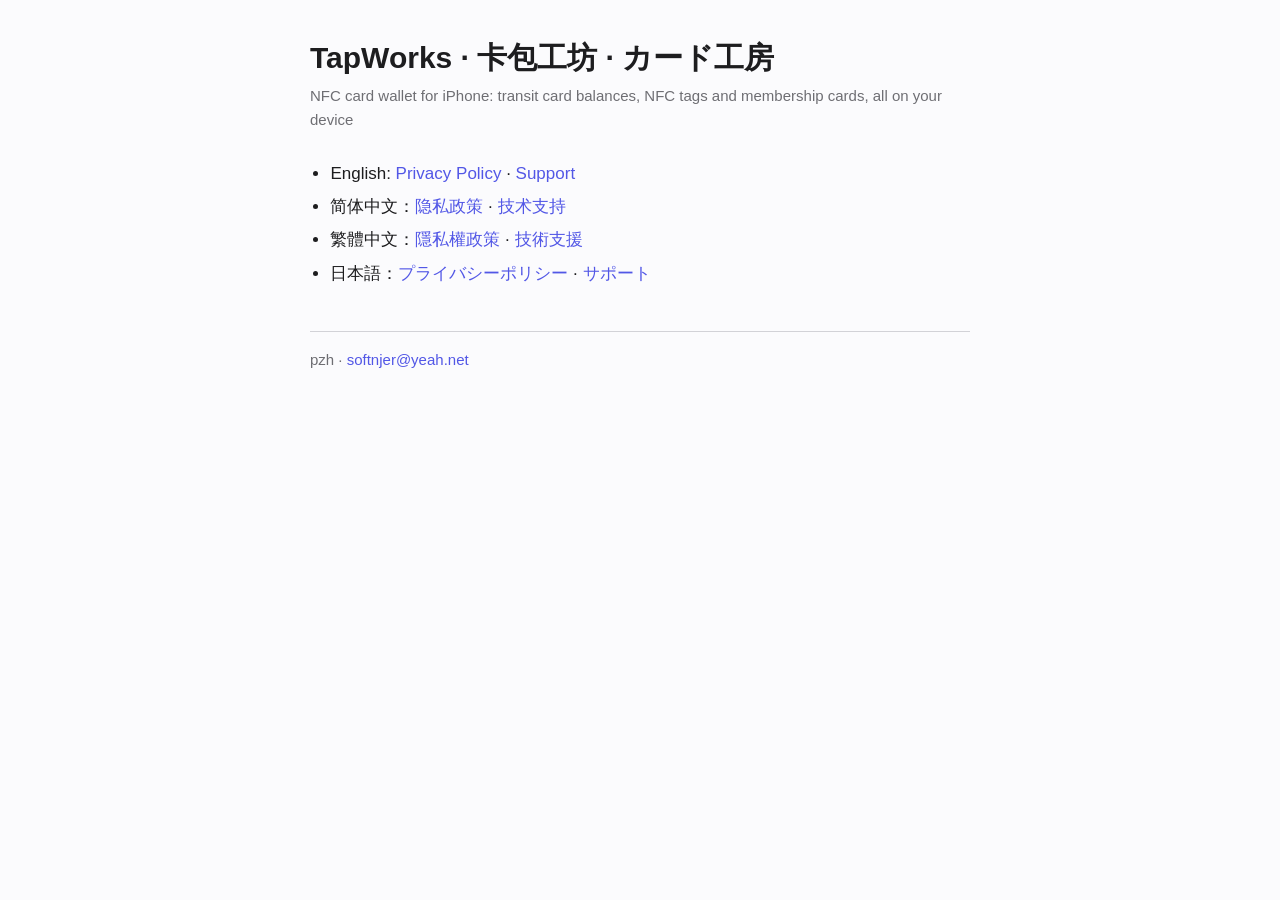
<file: index.html>
<!doctype html>
<html lang="en"><head><meta charset="utf-8"><meta name="viewport" content="width=device-width, initial-scale=1">
<title>TapWorks</title><link rel="stylesheet" href="style.css"></head>
<body><main><header><h1>TapWorks · 卡包工坊 · カード工房</h1></header>
<p class="meta">NFC card wallet for iPhone: transit card balances, NFC tags and membership cards, all on your device</p>
<ul><li>English: <a href="privacy/en.html">Privacy Policy</a> · <a href="support/en.html">Support</a></li><li>简体中文：<a href="privacy/zh-Hans.html">隐私政策</a> · <a href="support/zh-Hans.html">技术支持</a></li><li>繁體中文：<a href="privacy/zh-Hant.html">隱私權政策</a> · <a href="support/zh-Hant.html">技術支援</a></li><li>日本語：<a href="privacy/ja.html">プライバシーポリシー</a> · <a href="support/ja.html">サポート</a></li></ul>
<footer><div>pzh · <a href="mailto:softnjer@yeah.net">softnjer@yeah.net</a></div></footer></main></body></html>
</file>
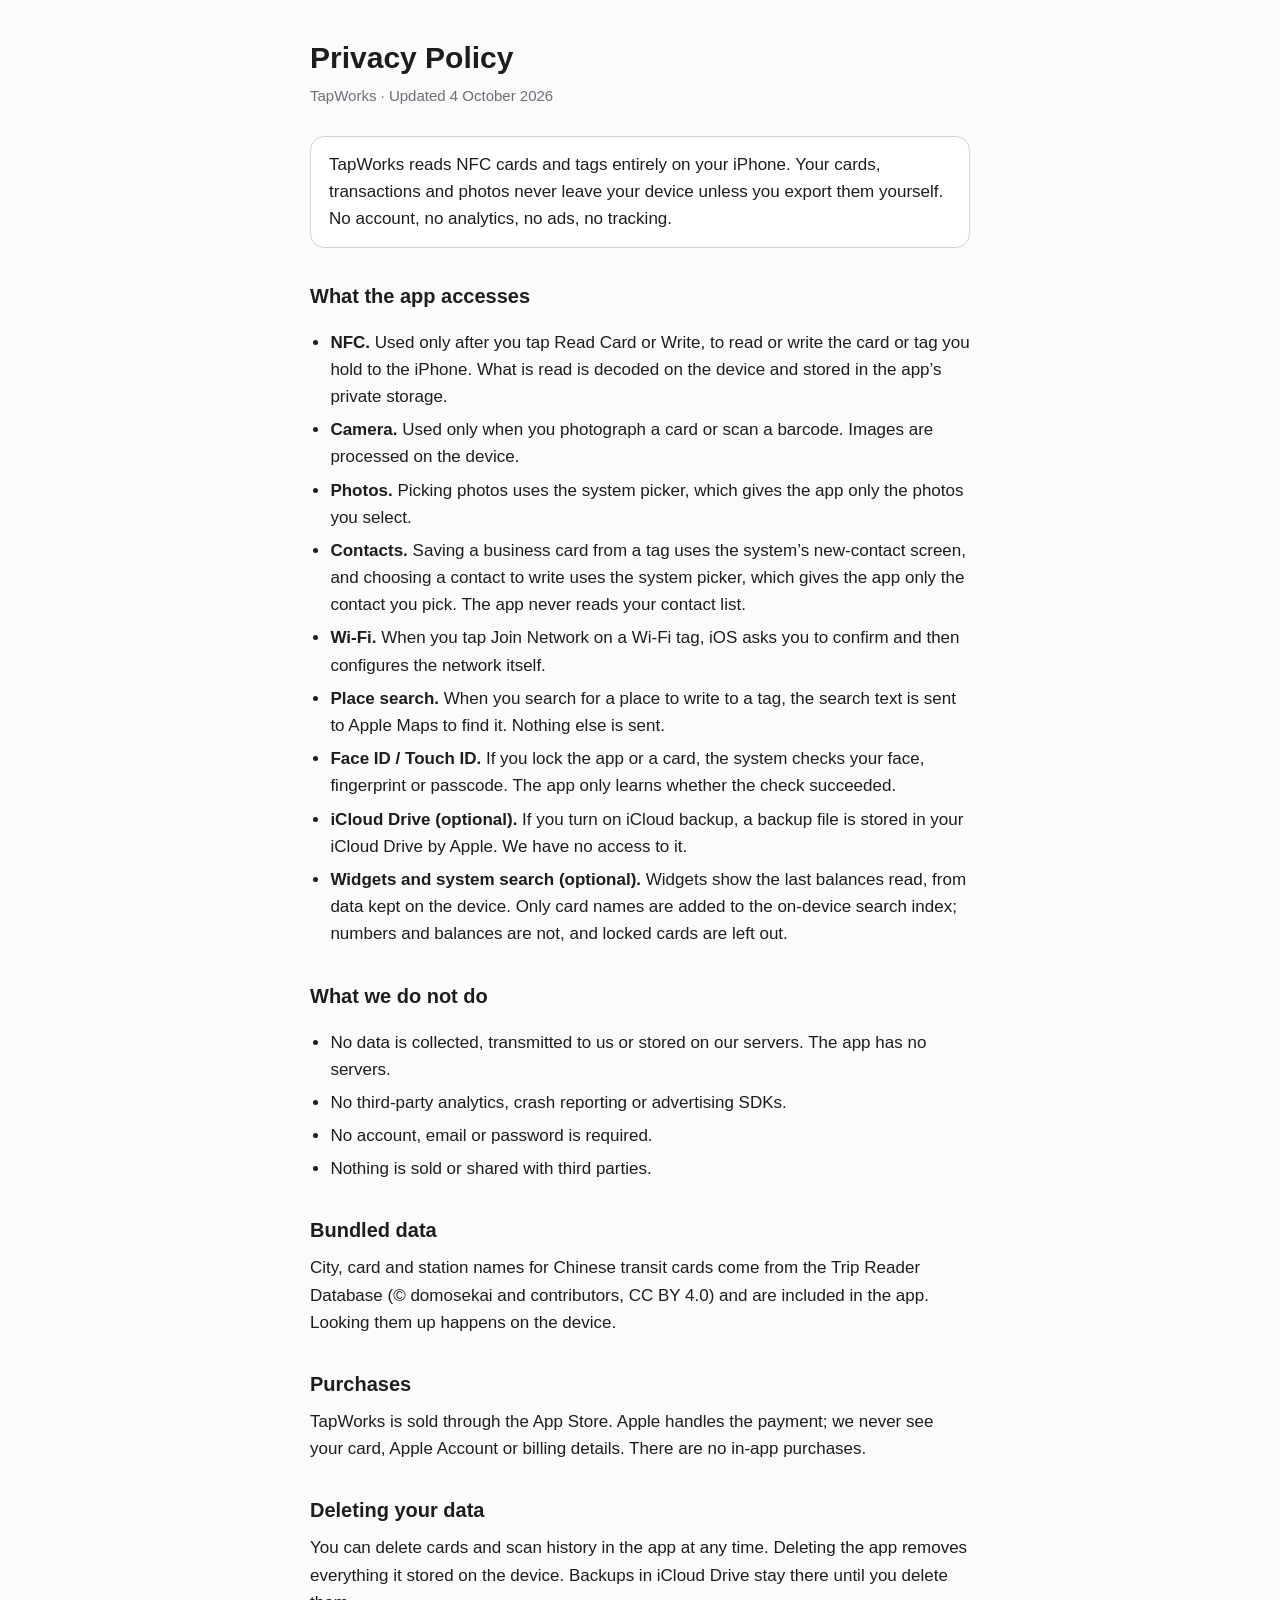
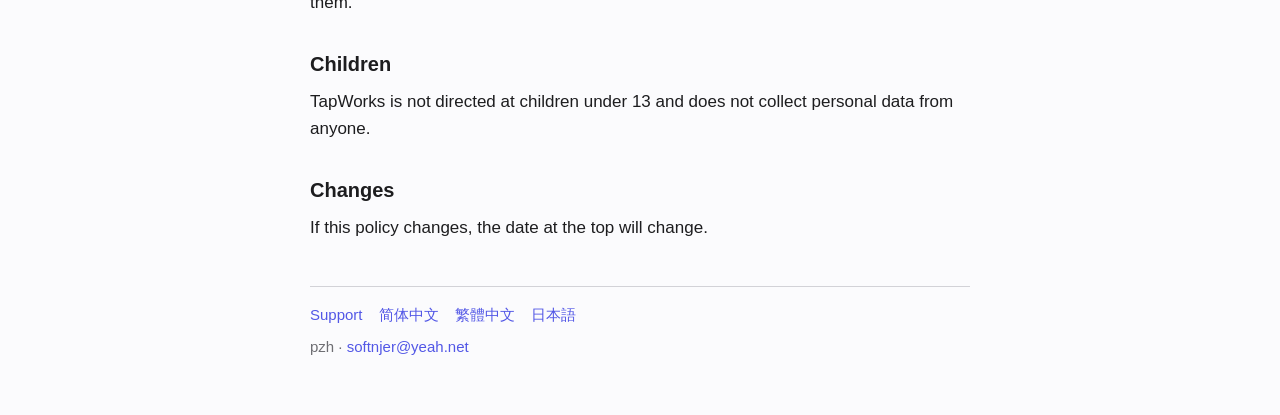
<file: privacy/en.html>
<!doctype html>
<html lang="en">
<head>
<meta charset="utf-8">
<meta name="viewport" content="width=device-width, initial-scale=1">
<title>Privacy Policy — TapWorks</title>
<link rel="stylesheet" href="../style.css">
</head>
<body>
<main>
<header><h1>Privacy Policy</h1></header>
<p class="meta">TapWorks · Updated 4 October 2026</p>
<p class="short">TapWorks reads NFC cards and tags entirely on your iPhone. Your cards, transactions and photos never leave your device unless you export them yourself. No account, no analytics, no ads, no tracking.</p>
<h2>What the app accesses</h2>
<ul><li><b>NFC.</b> Used only after you tap Read Card or Write, to read or write the card or tag you hold to the iPhone. What is read is decoded on the device and stored in the app’s private storage.</li><li><b>Camera.</b> Used only when you photograph a card or scan a barcode. Images are processed on the device.</li><li><b>Photos.</b> Picking photos uses the system picker, which gives the app only the photos you select.</li><li><b>Contacts.</b> Saving a business card from a tag uses the system’s new-contact screen, and choosing a contact to write uses the system picker, which gives the app only the contact you pick. The app never reads your contact list.</li><li><b>Wi-Fi.</b> When you tap Join Network on a Wi-Fi tag, iOS asks you to confirm and then configures the network itself.</li><li><b>Place search.</b> When you search for a place to write to a tag, the search text is sent to Apple Maps to find it. Nothing else is sent.</li><li><b>Face ID / Touch ID.</b> If you lock the app or a card, the system checks your face, fingerprint or passcode. The app only learns whether the check succeeded.</li><li><b>iCloud Drive (optional).</b> If you turn on iCloud backup, a backup file is stored in your iCloud Drive by Apple. We have no access to it.</li><li><b>Widgets and system search (optional).</b> Widgets show the last balances read, from data kept on the device. Only card names are added to the on-device search index; numbers and balances are not, and locked cards are left out.</li></ul>
<h2>What we do not do</h2>
<ul><li>No data is collected, transmitted to us or stored on our servers. The app has no servers.</li><li>No third-party analytics, crash reporting or advertising SDKs.</li><li>No account, email or password is required.</li><li>Nothing is sold or shared with third parties.</li></ul>
<h2>Bundled data</h2>
<p>City, card and station names for Chinese transit cards come from the Trip Reader Database (© domosekai and contributors, CC BY 4.0) and are included in the app. Looking them up happens on the device.</p>
<h2>Purchases</h2>
<p>TapWorks is sold through the App Store. Apple handles the payment; we never see your card, Apple Account or billing details. There are no in-app purchases.</p>
<h2>Deleting your data</h2>
<p>You can delete cards and scan history in the app at any time. Deleting the app removes everything it stored on the device. Backups in iCloud Drive stay there until you delete them.</p>
<h2>Children</h2>
<p>TapWorks is not directed at children under 13 and does not collect personal data from anyone.</p>
<h2>Changes</h2>
<p>If this policy changes, the date at the top will change.</p>
<footer>
<nav><a href="../support/en.html">Support</a> <a href="zh-Hans.html" lang="zh-Hans">简体中文</a> <a href="zh-Hant.html" lang="zh-Hant">繁體中文</a> <a href="ja.html" lang="ja">日本語</a></nav>
<div>pzh · <a href="mailto:softnjer@yeah.net">softnjer@yeah.net</a></div>
</footer>
</main>
</body>
</html>
</file>
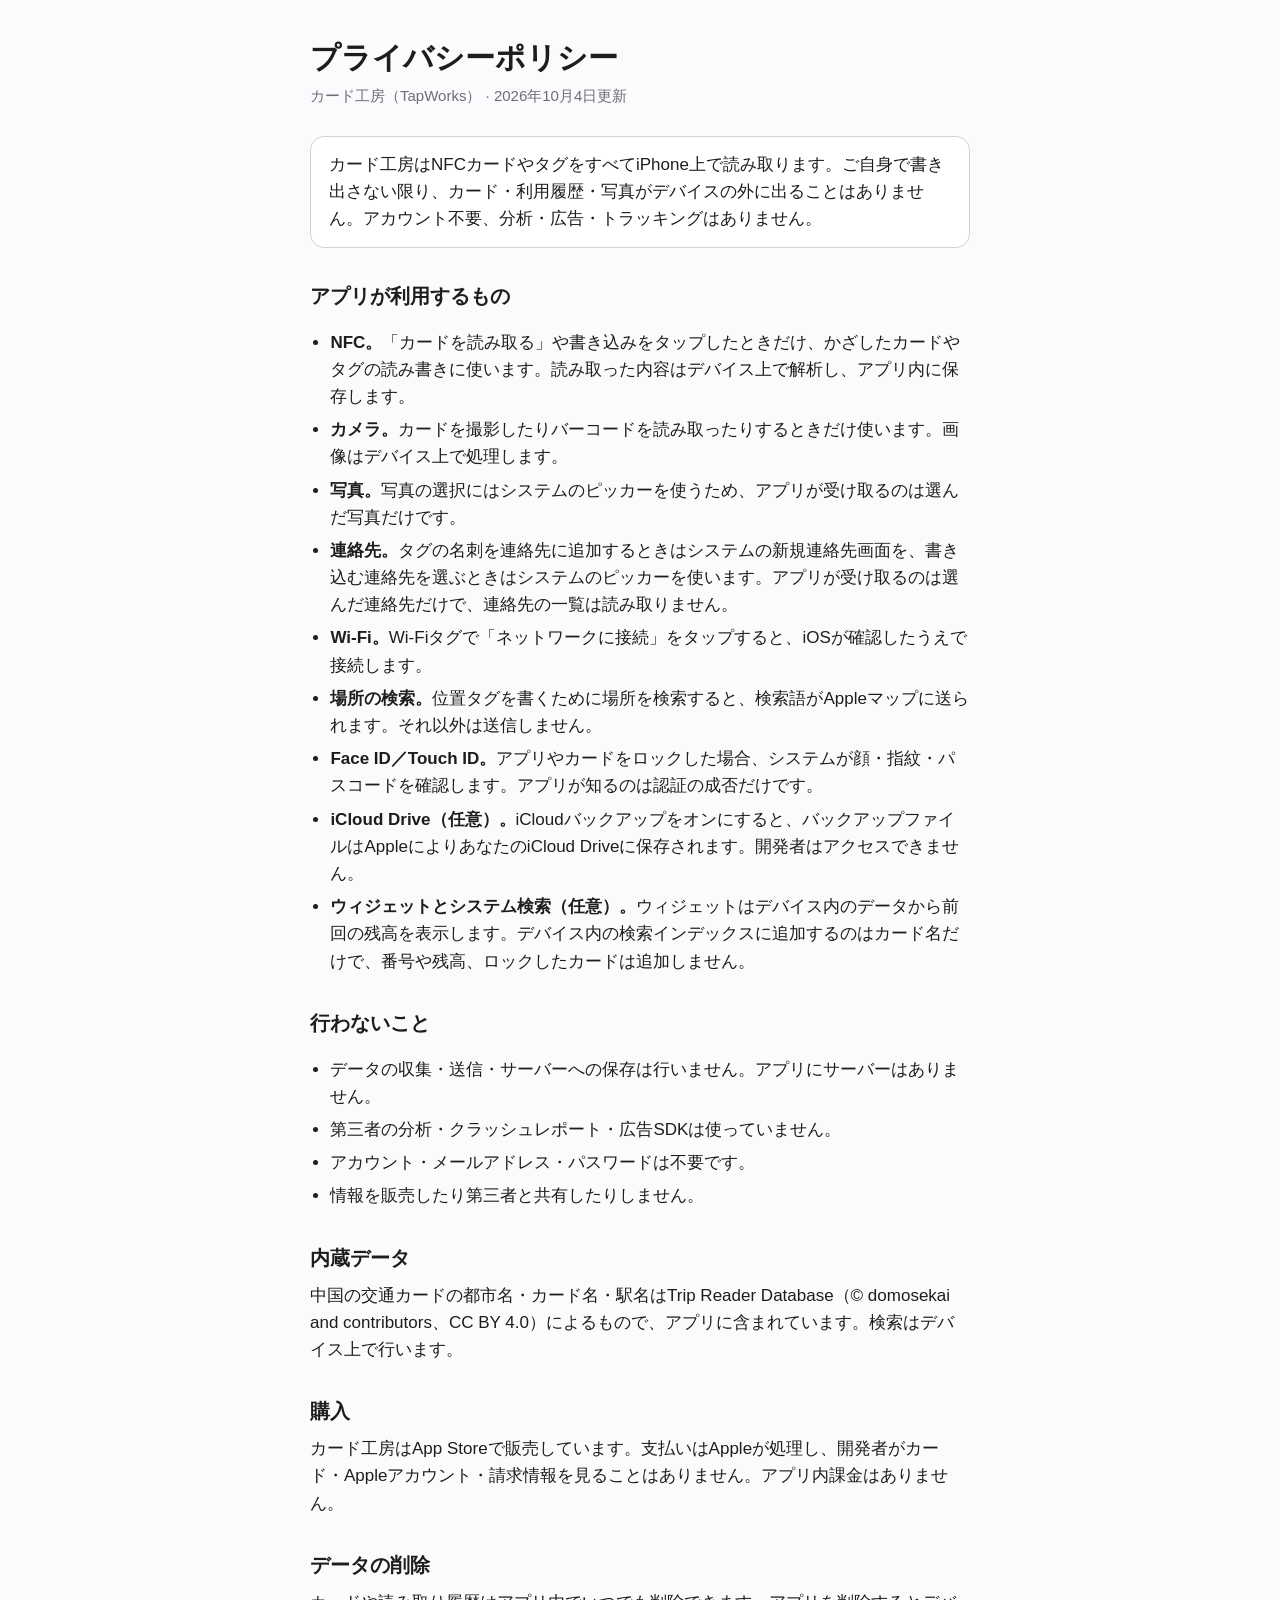
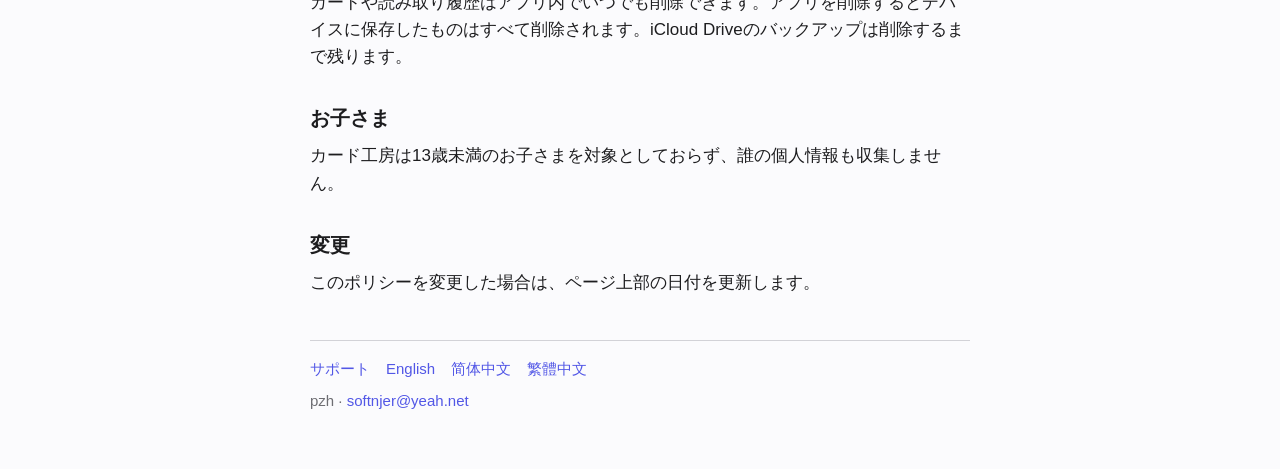
<file: privacy/ja.html>
<!doctype html>
<html lang="ja">
<head>
<meta charset="utf-8">
<meta name="viewport" content="width=device-width, initial-scale=1">
<title>プライバシーポリシー — カード工房（TapWorks）</title>
<link rel="stylesheet" href="../style.css">
</head>
<body>
<main>
<header><h1>プライバシーポリシー</h1></header>
<p class="meta">カード工房（TapWorks） · 2026年10月4日更新</p>
<p class="short">カード工房はNFCカードやタグをすべてiPhone上で読み取ります。ご自身で書き出さない限り、カード・利用履歴・写真がデバイスの外に出ることはありません。アカウント不要、分析・広告・トラッキングはありません。</p>
<h2>アプリが利用するもの</h2>
<ul><li><b>NFC。</b>「カードを読み取る」や書き込みをタップしたときだけ、かざしたカードやタグの読み書きに使います。読み取った内容はデバイス上で解析し、アプリ内に保存します。</li><li><b>カメラ。</b>カードを撮影したりバーコードを読み取ったりするときだけ使います。画像はデバイス上で処理します。</li><li><b>写真。</b>写真の選択にはシステムのピッカーを使うため、アプリが受け取るのは選んだ写真だけです。</li><li><b>連絡先。</b>タグの名刺を連絡先に追加するときはシステムの新規連絡先画面を、書き込む連絡先を選ぶときはシステムのピッカーを使います。アプリが受け取るのは選んだ連絡先だけで、連絡先の一覧は読み取りません。</li><li><b>Wi-Fi。</b>Wi-Fiタグで「ネットワークに接続」をタップすると、iOSが確認したうえで接続します。</li><li><b>場所の検索。</b>位置タグを書くために場所を検索すると、検索語がAppleマップに送られます。それ以外は送信しません。</li><li><b>Face ID／Touch ID。</b>アプリやカードをロックした場合、システムが顔・指紋・パスコードを確認します。アプリが知るのは認証の成否だけです。</li><li><b>iCloud Drive（任意）。</b>iCloudバックアップをオンにすると、バックアップファイルはAppleによりあなたのiCloud Driveに保存されます。開発者はアクセスできません。</li><li><b>ウィジェットとシステム検索（任意）。</b>ウィジェットはデバイス内のデータから前回の残高を表示します。デバイス内の検索インデックスに追加するのはカード名だけで、番号や残高、ロックしたカードは追加しません。</li></ul>
<h2>行わないこと</h2>
<ul><li>データの収集・送信・サーバーへの保存は行いません。アプリにサーバーはありません。</li><li>第三者の分析・クラッシュレポート・広告SDKは使っていません。</li><li>アカウント・メールアドレス・パスワードは不要です。</li><li>情報を販売したり第三者と共有したりしません。</li></ul>
<h2>内蔵データ</h2>
<p>中国の交通カードの都市名・カード名・駅名はTrip Reader Database（© domosekai and contributors、CC BY 4.0）によるもので、アプリに含まれています。検索はデバイス上で行います。</p>
<h2>購入</h2>
<p>カード工房はApp Storeで販売しています。支払いはAppleが処理し、開発者がカード・Appleアカウント・請求情報を見ることはありません。アプリ内課金はありません。</p>
<h2>データの削除</h2>
<p>カードや読み取り履歴はアプリ内でいつでも削除できます。アプリを削除するとデバイスに保存したものはすべて削除されます。iCloud Driveのバックアップは削除するまで残ります。</p>
<h2>お子さま</h2>
<p>カード工房は13歳未満のお子さまを対象としておらず、誰の個人情報も収集しません。</p>
<h2>変更</h2>
<p>このポリシーを変更した場合は、ページ上部の日付を更新します。</p>
<footer>
<nav><a href="../support/ja.html">サポート</a> <a href="en.html" lang="en">English</a> <a href="zh-Hans.html" lang="zh-Hans">简体中文</a> <a href="zh-Hant.html" lang="zh-Hant">繁體中文</a></nav>
<div>pzh · <a href="mailto:softnjer@yeah.net">softnjer@yeah.net</a></div>
</footer>
</main>
</body>
</html>
</file>
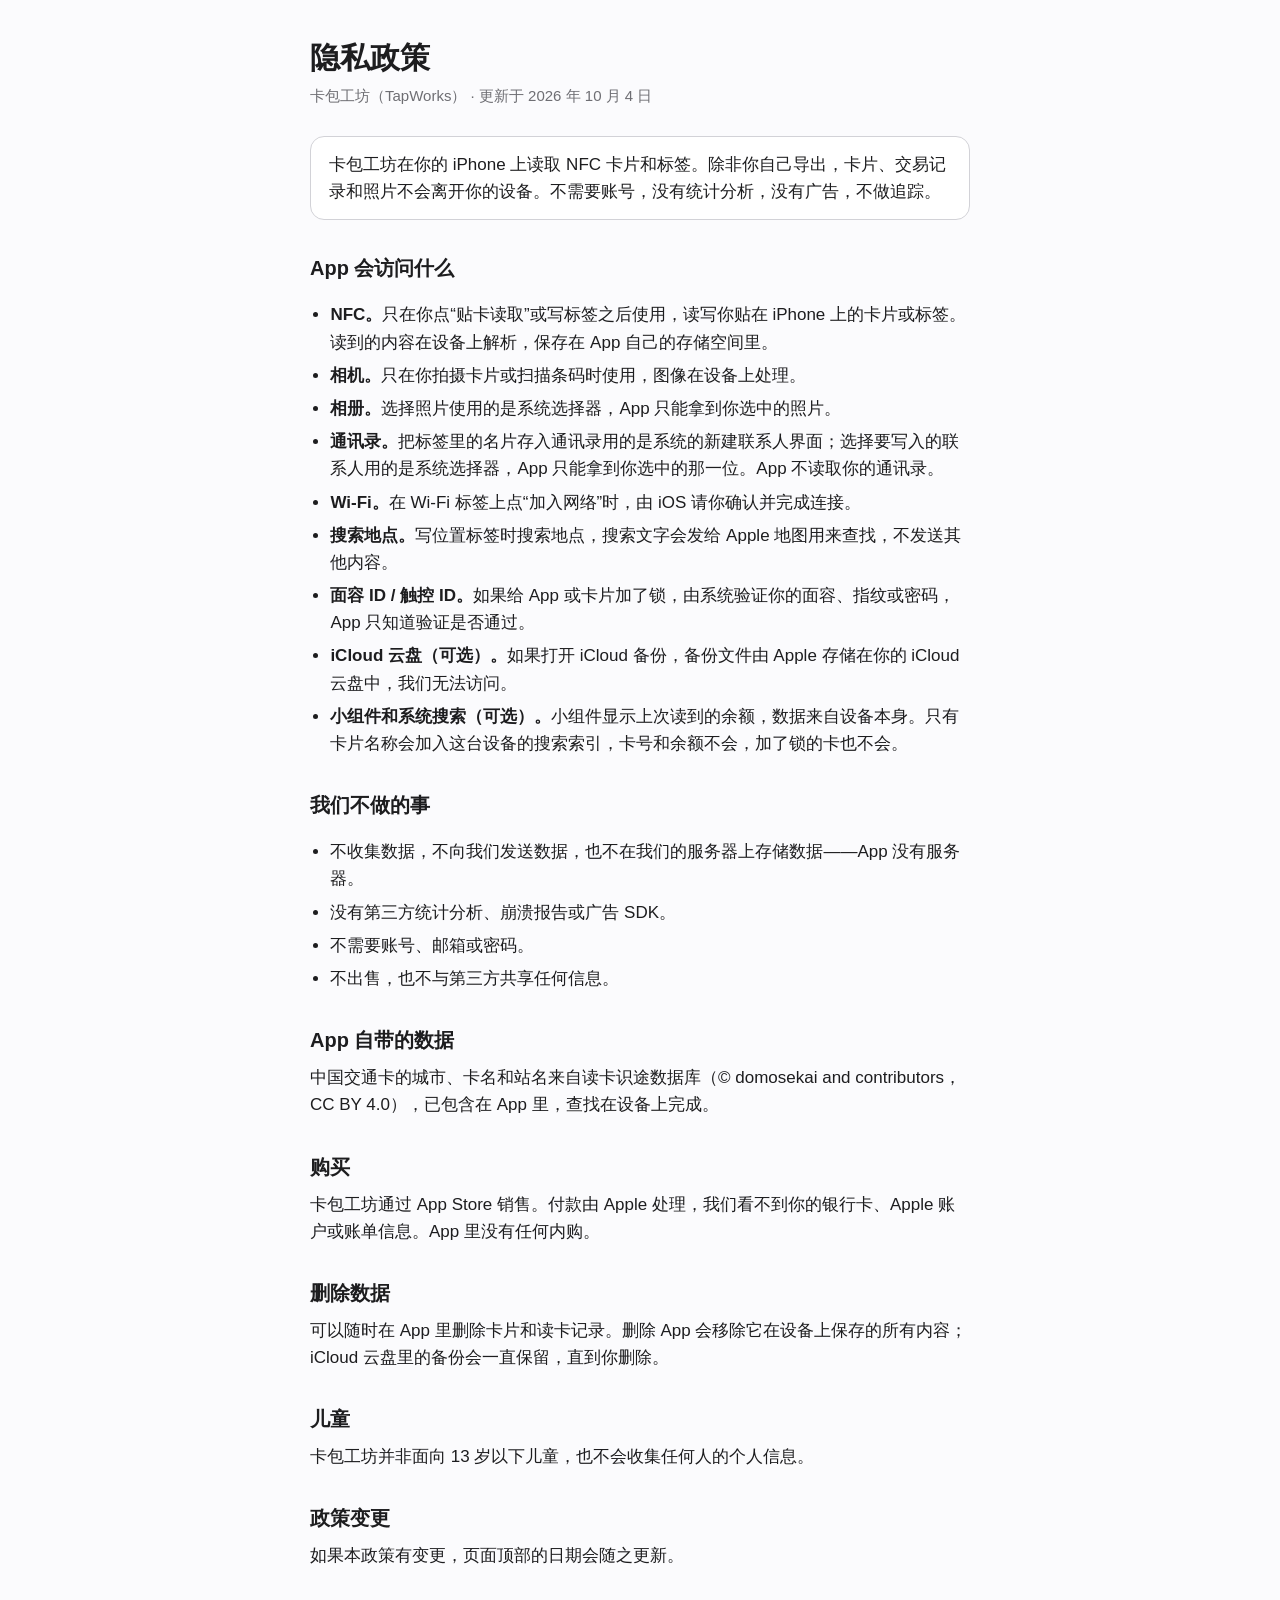
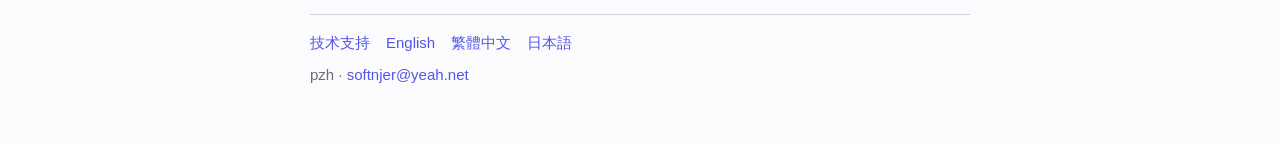
<file: privacy/zh-Hans.html>
<!doctype html>
<html lang="zh-Hans">
<head>
<meta charset="utf-8">
<meta name="viewport" content="width=device-width, initial-scale=1">
<title>隐私政策 — 卡包工坊（TapWorks）</title>
<link rel="stylesheet" href="../style.css">
</head>
<body>
<main>
<header><h1>隐私政策</h1></header>
<p class="meta">卡包工坊（TapWorks） · 更新于 2026 年 10 月 4 日</p>
<p class="short">卡包工坊在你的 iPhone 上读取 NFC 卡片和标签。除非你自己导出，卡片、交易记录和照片不会离开你的设备。不需要账号，没有统计分析，没有广告，不做追踪。</p>
<h2>App 会访问什么</h2>
<ul><li><b>NFC。</b>只在你点“贴卡读取”或写标签之后使用，读写你贴在 iPhone 上的卡片或标签。读到的内容在设备上解析，保存在 App 自己的存储空间里。</li><li><b>相机。</b>只在你拍摄卡片或扫描条码时使用，图像在设备上处理。</li><li><b>相册。</b>选择照片使用的是系统选择器，App 只能拿到你选中的照片。</li><li><b>通讯录。</b>把标签里的名片存入通讯录用的是系统的新建联系人界面；选择要写入的联系人用的是系统选择器，App 只能拿到你选中的那一位。App 不读取你的通讯录。</li><li><b>Wi-Fi。</b>在 Wi-Fi 标签上点“加入网络”时，由 iOS 请你确认并完成连接。</li><li><b>搜索地点。</b>写位置标签时搜索地点，搜索文字会发给 Apple 地图用来查找，不发送其他内容。</li><li><b>面容 ID / 触控 ID。</b>如果给 App 或卡片加了锁，由系统验证你的面容、指纹或密码，App 只知道验证是否通过。</li><li><b>iCloud 云盘（可选）。</b>如果打开 iCloud 备份，备份文件由 Apple 存储在你的 iCloud 云盘中，我们无法访问。</li><li><b>小组件和系统搜索（可选）。</b>小组件显示上次读到的余额，数据来自设备本身。只有卡片名称会加入这台设备的搜索索引，卡号和余额不会，加了锁的卡也不会。</li></ul>
<h2>我们不做的事</h2>
<ul><li>不收集数据，不向我们发送数据，也不在我们的服务器上存储数据——App 没有服务器。</li><li>没有第三方统计分析、崩溃报告或广告 SDK。</li><li>不需要账号、邮箱或密码。</li><li>不出售，也不与第三方共享任何信息。</li></ul>
<h2>App 自带的数据</h2>
<p>中国交通卡的城市、卡名和站名来自读卡识途数据库（© domosekai and contributors，CC BY 4.0），已包含在 App 里，查找在设备上完成。</p>
<h2>购买</h2>
<p>卡包工坊通过 App Store 销售。付款由 Apple 处理，我们看不到你的银行卡、Apple 账户或账单信息。App 里没有任何内购。</p>
<h2>删除数据</h2>
<p>可以随时在 App 里删除卡片和读卡记录。删除 App 会移除它在设备上保存的所有内容；iCloud 云盘里的备份会一直保留，直到你删除。</p>
<h2>儿童</h2>
<p>卡包工坊并非面向 13 岁以下儿童，也不会收集任何人的个人信息。</p>
<h2>政策变更</h2>
<p>如果本政策有变更，页面顶部的日期会随之更新。</p>
<footer>
<nav><a href="../support/zh-Hans.html">技术支持</a> <a href="en.html" lang="en">English</a> <a href="zh-Hant.html" lang="zh-Hant">繁體中文</a> <a href="ja.html" lang="ja">日本語</a></nav>
<div>pzh · <a href="mailto:softnjer@yeah.net">softnjer@yeah.net</a></div>
</footer>
</main>
</body>
</html>
</file>
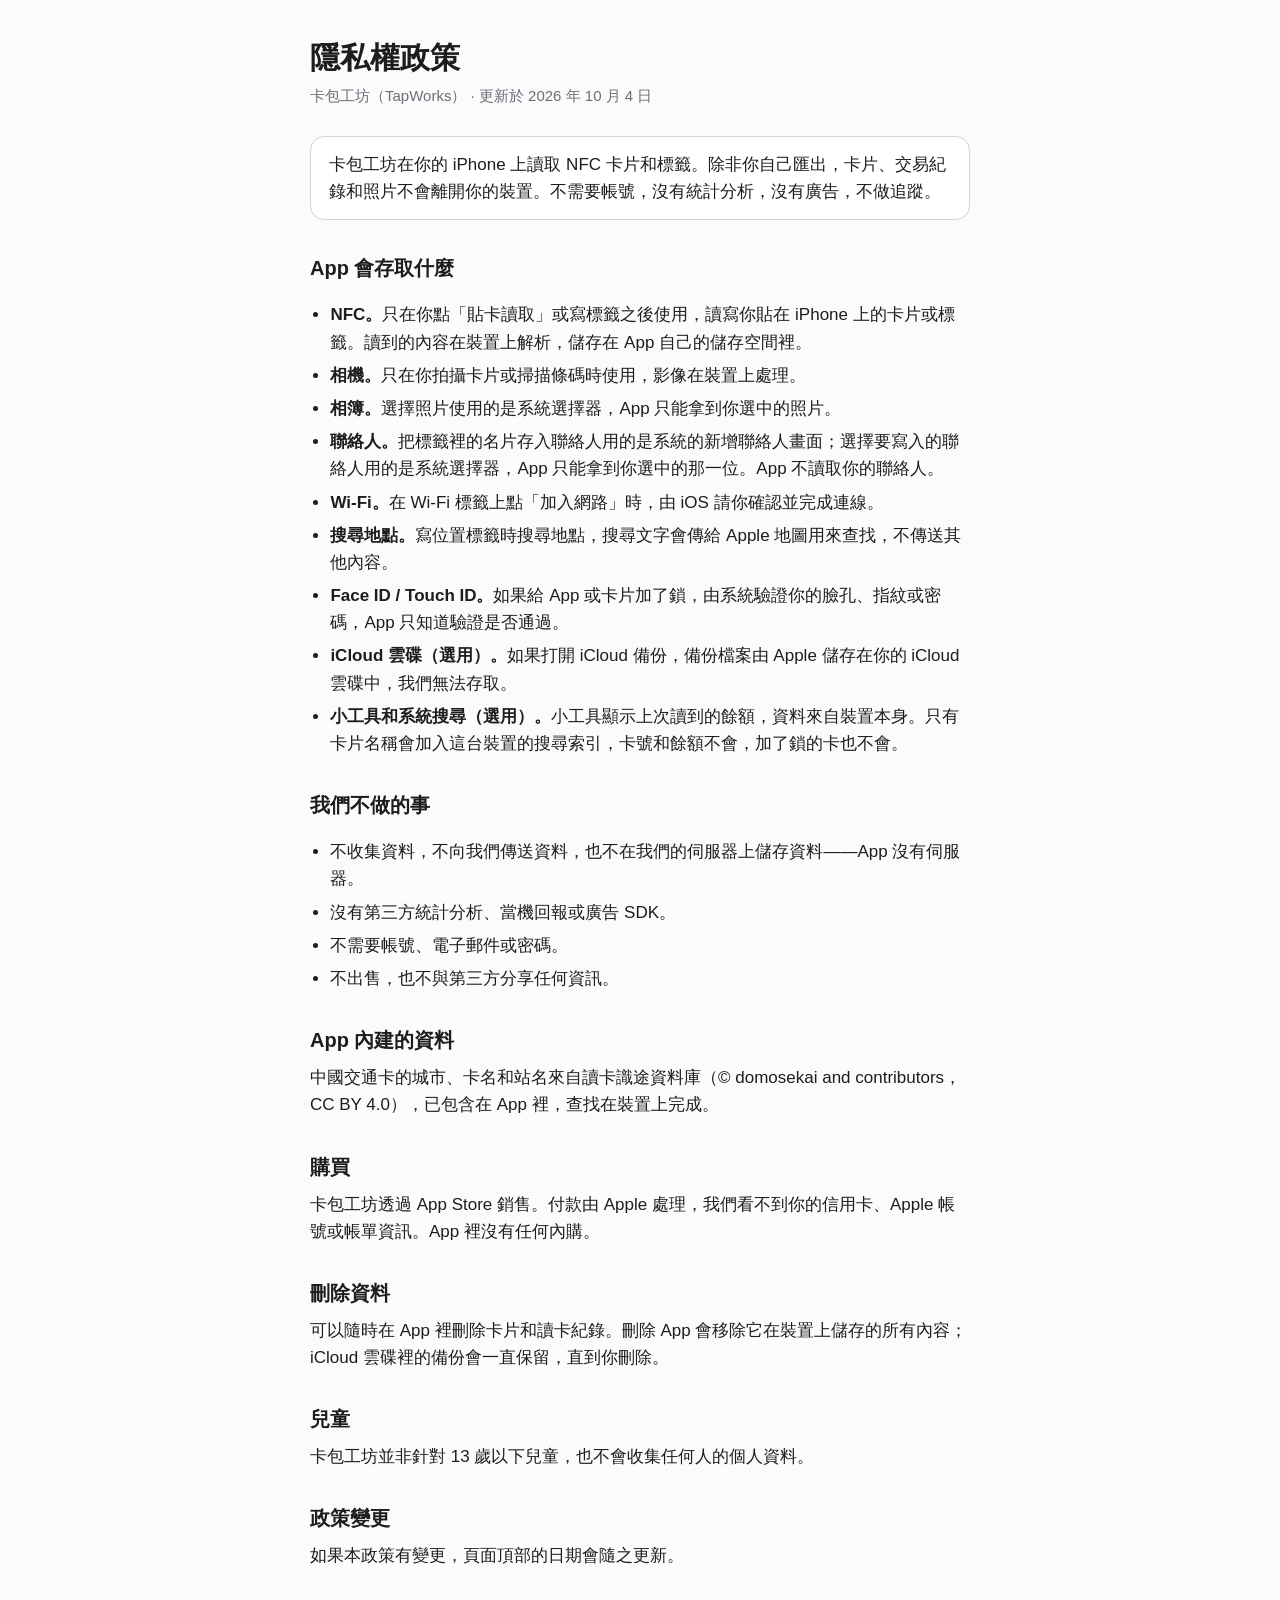
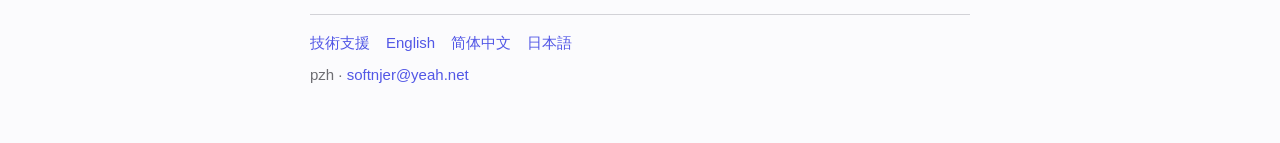
<file: privacy/zh-Hant.html>
<!doctype html>
<html lang="zh-Hant">
<head>
<meta charset="utf-8">
<meta name="viewport" content="width=device-width, initial-scale=1">
<title>隱私權政策 — 卡包工坊（TapWorks）</title>
<link rel="stylesheet" href="../style.css">
</head>
<body>
<main>
<header><h1>隱私權政策</h1></header>
<p class="meta">卡包工坊（TapWorks） · 更新於 2026 年 10 月 4 日</p>
<p class="short">卡包工坊在你的 iPhone 上讀取 NFC 卡片和標籤。除非你自己匯出，卡片、交易紀錄和照片不會離開你的裝置。不需要帳號，沒有統計分析，沒有廣告，不做追蹤。</p>
<h2>App 會存取什麼</h2>
<ul><li><b>NFC。</b>只在你點「貼卡讀取」或寫標籤之後使用，讀寫你貼在 iPhone 上的卡片或標籤。讀到的內容在裝置上解析，儲存在 App 自己的儲存空間裡。</li><li><b>相機。</b>只在你拍攝卡片或掃描條碼時使用，影像在裝置上處理。</li><li><b>相簿。</b>選擇照片使用的是系統選擇器，App 只能拿到你選中的照片。</li><li><b>聯絡人。</b>把標籤裡的名片存入聯絡人用的是系統的新增聯絡人畫面；選擇要寫入的聯絡人用的是系統選擇器，App 只能拿到你選中的那一位。App 不讀取你的聯絡人。</li><li><b>Wi-Fi。</b>在 Wi-Fi 標籤上點「加入網路」時，由 iOS 請你確認並完成連線。</li><li><b>搜尋地點。</b>寫位置標籤時搜尋地點，搜尋文字會傳給 Apple 地圖用來查找，不傳送其他內容。</li><li><b>Face ID / Touch ID。</b>如果給 App 或卡片加了鎖，由系統驗證你的臉孔、指紋或密碼，App 只知道驗證是否通過。</li><li><b>iCloud 雲碟（選用）。</b>如果打開 iCloud 備份，備份檔案由 Apple 儲存在你的 iCloud 雲碟中，我們無法存取。</li><li><b>小工具和系統搜尋（選用）。</b>小工具顯示上次讀到的餘額，資料來自裝置本身。只有卡片名稱會加入這台裝置的搜尋索引，卡號和餘額不會，加了鎖的卡也不會。</li></ul>
<h2>我們不做的事</h2>
<ul><li>不收集資料，不向我們傳送資料，也不在我們的伺服器上儲存資料——App 沒有伺服器。</li><li>沒有第三方統計分析、當機回報或廣告 SDK。</li><li>不需要帳號、電子郵件或密碼。</li><li>不出售，也不與第三方分享任何資訊。</li></ul>
<h2>App 內建的資料</h2>
<p>中國交通卡的城市、卡名和站名來自讀卡識途資料庫（© domosekai and contributors，CC BY 4.0），已包含在 App 裡，查找在裝置上完成。</p>
<h2>購買</h2>
<p>卡包工坊透過 App Store 銷售。付款由 Apple 處理，我們看不到你的信用卡、Apple 帳號或帳單資訊。App 裡沒有任何內購。</p>
<h2>刪除資料</h2>
<p>可以隨時在 App 裡刪除卡片和讀卡紀錄。刪除 App 會移除它在裝置上儲存的所有內容；iCloud 雲碟裡的備份會一直保留，直到你刪除。</p>
<h2>兒童</h2>
<p>卡包工坊並非針對 13 歲以下兒童，也不會收集任何人的個人資料。</p>
<h2>政策變更</h2>
<p>如果本政策有變更，頁面頂部的日期會隨之更新。</p>
<footer>
<nav><a href="../support/zh-Hant.html">技術支援</a> <a href="en.html" lang="en">English</a> <a href="zh-Hans.html" lang="zh-Hans">简体中文</a> <a href="ja.html" lang="ja">日本語</a></nav>
<div>pzh · <a href="mailto:softnjer@yeah.net">softnjer@yeah.net</a></div>
</footer>
</main>
</body>
</html>
</file>
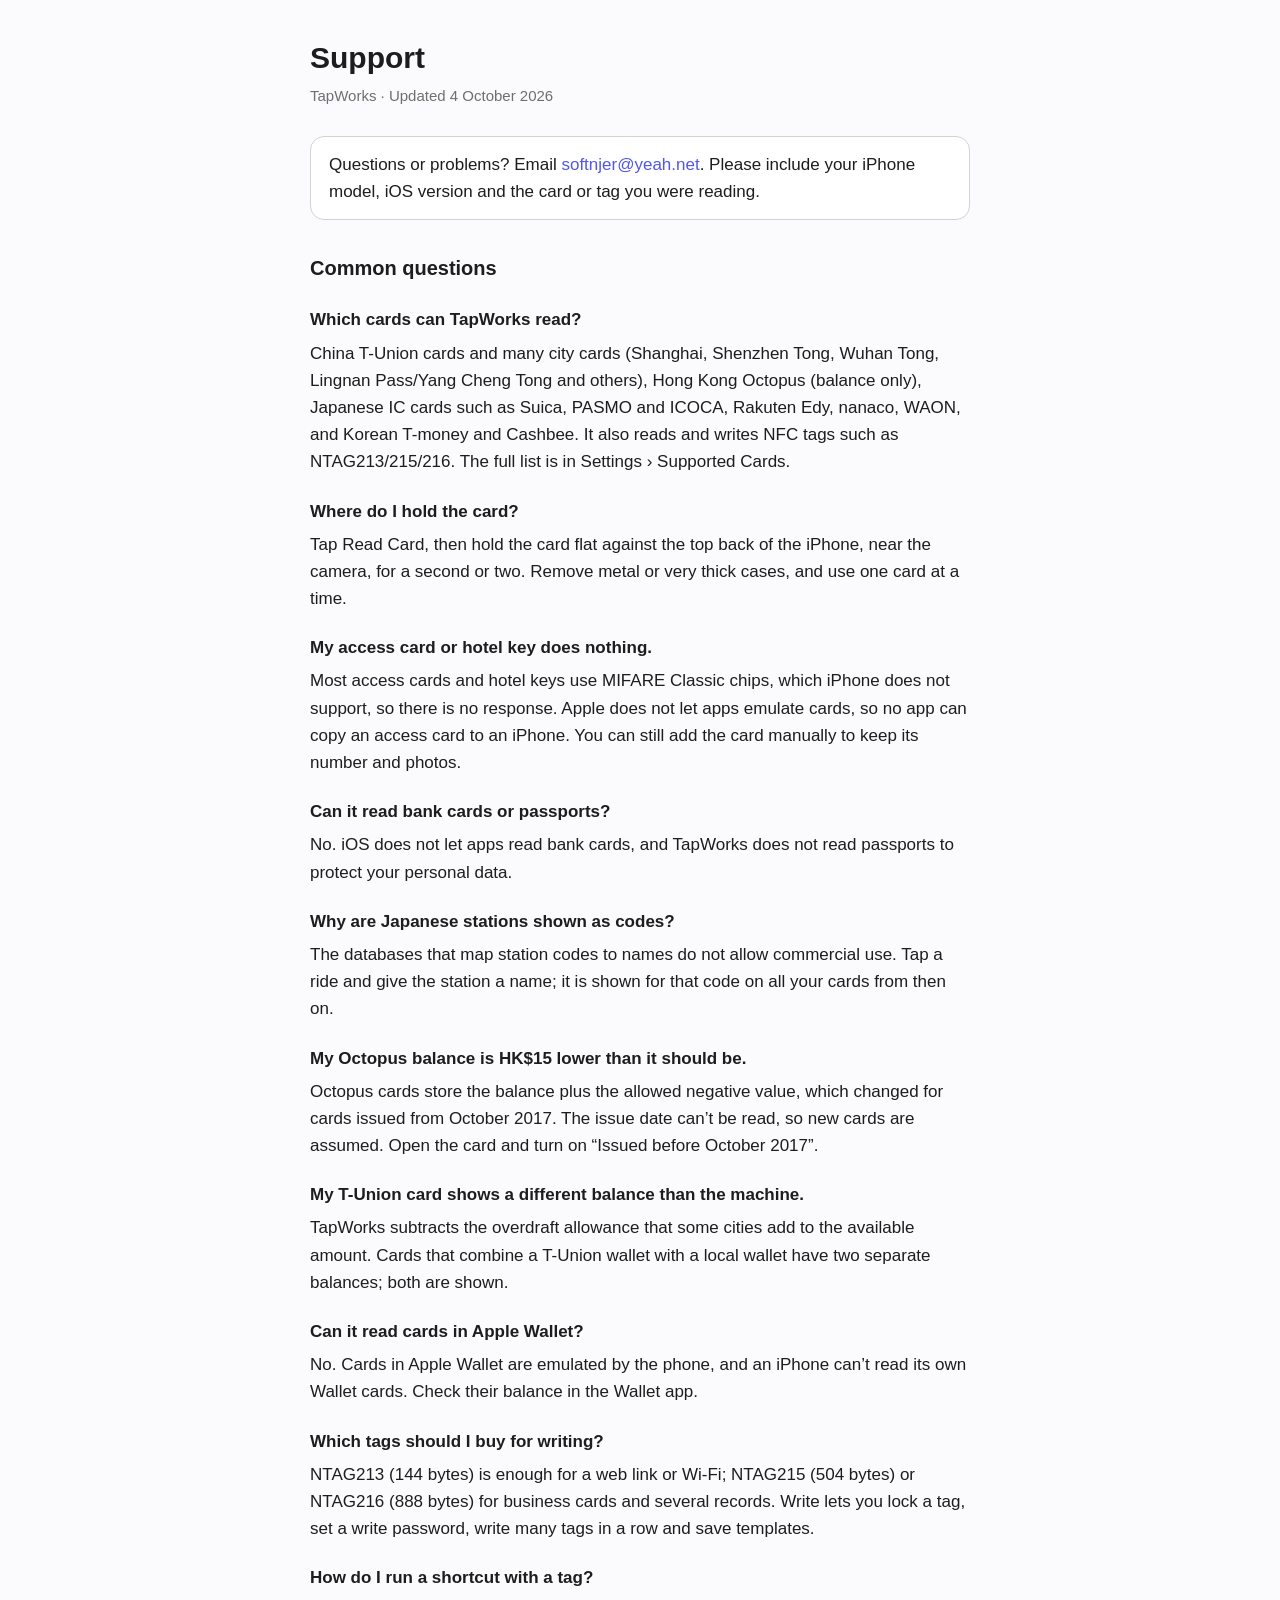
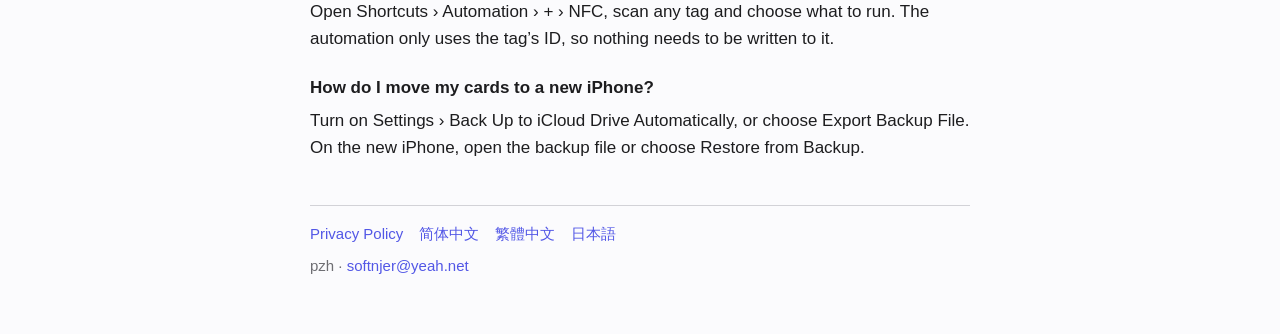
<file: support/en.html>
<!doctype html>
<html lang="en">
<head>
<meta charset="utf-8">
<meta name="viewport" content="width=device-width, initial-scale=1">
<title>Support — TapWorks</title>
<link rel="stylesheet" href="../style.css">
</head>
<body>
<main>
<header><h1>Support</h1></header>
<p class="meta">TapWorks · Updated 4 October 2026</p>
<p class="short">Questions or problems? Email <a href="mailto:softnjer@yeah.net">softnjer@yeah.net</a>. Please include your iPhone model, iOS version and the card or tag you were reading.</p>
<h2>Common questions</h2>
<h3>Which cards can TapWorks read?</h3>
<p>China T-Union cards and many city cards (Shanghai, Shenzhen Tong, Wuhan Tong, Lingnan Pass/Yang Cheng Tong and others), Hong Kong Octopus (balance only), Japanese IC cards such as Suica, PASMO and ICOCA, Rakuten Edy, nanaco, WAON, and Korean T-money and Cashbee. It also reads and writes NFC tags such as NTAG213/215/216. The full list is in Settings › Supported Cards.</p>
<h3>Where do I hold the card?</h3>
<p>Tap Read Card, then hold the card flat against the top back of the iPhone, near the camera, for a second or two. Remove metal or very thick cases, and use one card at a time.</p>
<h3>My access card or hotel key does nothing.</h3>
<p>Most access cards and hotel keys use MIFARE Classic chips, which iPhone does not support, so there is no response. Apple does not let apps emulate cards, so no app can copy an access card to an iPhone. You can still add the card manually to keep its number and photos.</p>
<h3>Can it read bank cards or passports?</h3>
<p>No. iOS does not let apps read bank cards, and TapWorks does not read passports to protect your personal data.</p>
<h3>Why are Japanese stations shown as codes?</h3>
<p>The databases that map station codes to names do not allow commercial use. Tap a ride and give the station a name; it is shown for that code on all your cards from then on.</p>
<h3>My Octopus balance is HK$15 lower than it should be.</h3>
<p>Octopus cards store the balance plus the allowed negative value, which changed for cards issued from October 2017. The issue date can’t be read, so new cards are assumed. Open the card and turn on “Issued before October 2017”.</p>
<h3>My T-Union card shows a different balance than the machine.</h3>
<p>TapWorks subtracts the overdraft allowance that some cities add to the available amount. Cards that combine a T-Union wallet with a local wallet have two separate balances; both are shown.</p>
<h3>Can it read cards in Apple Wallet?</h3>
<p>No. Cards in Apple Wallet are emulated by the phone, and an iPhone can’t read its own Wallet cards. Check their balance in the Wallet app.</p>
<h3>Which tags should I buy for writing?</h3>
<p>NTAG213 (144 bytes) is enough for a web link or Wi-Fi; NTAG215 (504 bytes) or NTAG216 (888 bytes) for business cards and several records. Write lets you lock a tag, set a write password, write many tags in a row and save templates.</p>
<h3>How do I run a shortcut with a tag?</h3>
<p>Open Shortcuts › Automation › + › NFC, scan any tag and choose what to run. The automation only uses the tag’s ID, so nothing needs to be written to it.</p>
<h3>How do I move my cards to a new iPhone?</h3>
<p>Turn on Settings › Back Up to iCloud Drive Automatically, or choose Export Backup File. On the new iPhone, open the backup file or choose Restore from Backup.</p>
<footer>
<nav><a href="../privacy/en.html">Privacy Policy</a> <a href="zh-Hans.html" lang="zh-Hans">简体中文</a> <a href="zh-Hant.html" lang="zh-Hant">繁體中文</a> <a href="ja.html" lang="ja">日本語</a></nav>
<div>pzh · <a href="mailto:softnjer@yeah.net">softnjer@yeah.net</a></div>
</footer>
</main>
</body>
</html>
</file>
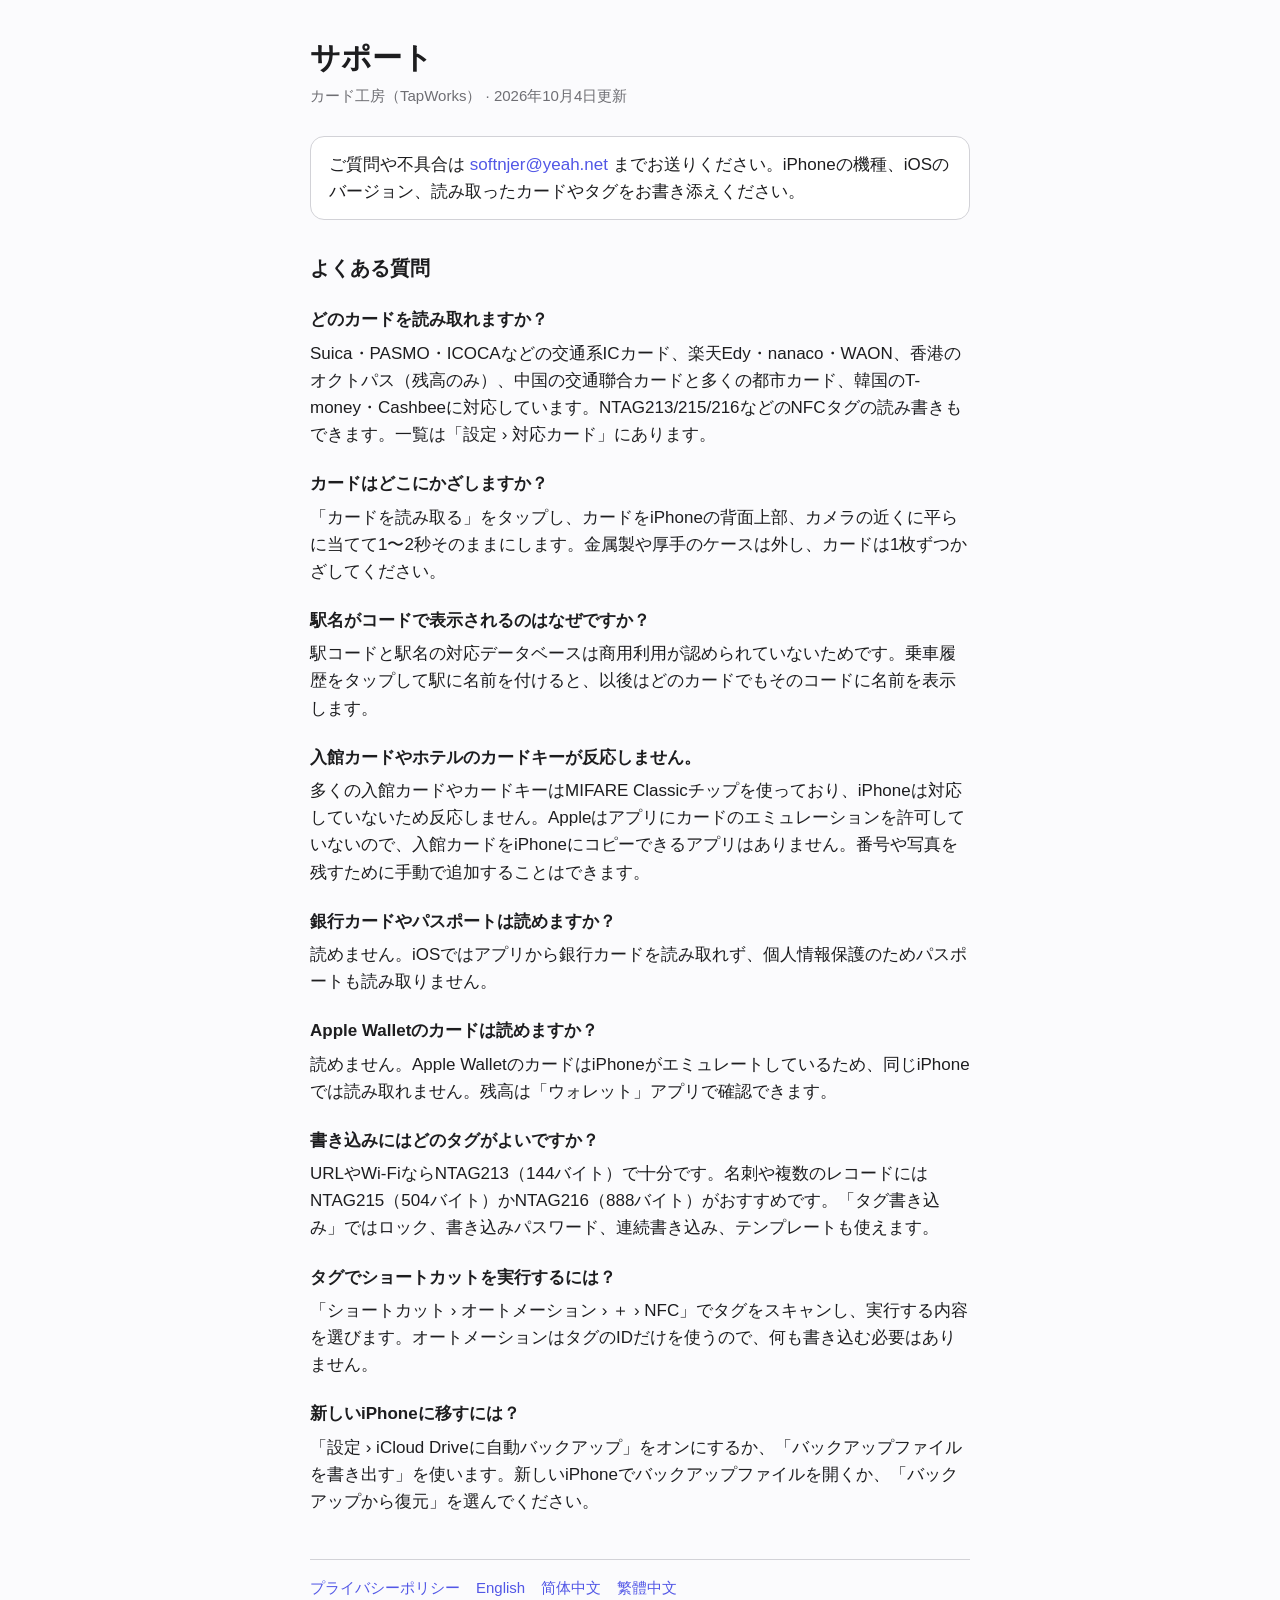
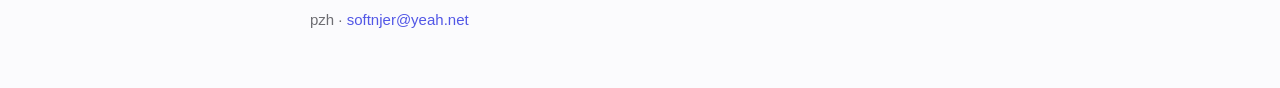
<file: support/ja.html>
<!doctype html>
<html lang="ja">
<head>
<meta charset="utf-8">
<meta name="viewport" content="width=device-width, initial-scale=1">
<title>サポート — カード工房（TapWorks）</title>
<link rel="stylesheet" href="../style.css">
</head>
<body>
<main>
<header><h1>サポート</h1></header>
<p class="meta">カード工房（TapWorks） · 2026年10月4日更新</p>
<p class="short">ご質問や不具合は <a href="mailto:softnjer@yeah.net">softnjer@yeah.net</a> までお送りください。iPhoneの機種、iOSのバージョン、読み取ったカードやタグをお書き添えください。</p>
<h2>よくある質問</h2>
<h3>どのカードを読み取れますか？</h3>
<p>Suica・PASMO・ICOCAなどの交通系ICカード、楽天Edy・nanaco・WAON、香港のオクトパス（残高のみ）、中国の交通聯合カードと多くの都市カード、韓国のT-money・Cashbeeに対応しています。NTAG213/215/216などのNFCタグの読み書きもできます。一覧は「設定 › 対応カード」にあります。</p>
<h3>カードはどこにかざしますか？</h3>
<p>「カードを読み取る」をタップし、カードをiPhoneの背面上部、カメラの近くに平らに当てて1〜2秒そのままにします。金属製や厚手のケースは外し、カードは1枚ずつかざしてください。</p>
<h3>駅名がコードで表示されるのはなぜですか？</h3>
<p>駅コードと駅名の対応データベースは商用利用が認められていないためです。乗車履歴をタップして駅に名前を付けると、以後はどのカードでもそのコードに名前を表示します。</p>
<h3>入館カードやホテルのカードキーが反応しません。</h3>
<p>多くの入館カードやカードキーはMIFARE Classicチップを使っており、iPhoneは対応していないため反応しません。Appleはアプリにカードのエミュレーションを許可していないので、入館カードをiPhoneにコピーできるアプリはありません。番号や写真を残すために手動で追加することはできます。</p>
<h3>銀行カードやパスポートは読めますか？</h3>
<p>読めません。iOSではアプリから銀行カードを読み取れず、個人情報保護のためパスポートも読み取りません。</p>
<h3>Apple Walletのカードは読めますか？</h3>
<p>読めません。Apple WalletのカードはiPhoneがエミュレートしているため、同じiPhoneでは読み取れません。残高は「ウォレット」アプリで確認できます。</p>
<h3>書き込みにはどのタグがよいですか？</h3>
<p>URLやWi-FiならNTAG213（144バイト）で十分です。名刺や複数のレコードにはNTAG215（504バイト）かNTAG216（888バイト）がおすすめです。「タグ書き込み」ではロック、書き込みパスワード、連続書き込み、テンプレートも使えます。</p>
<h3>タグでショートカットを実行するには？</h3>
<p>「ショートカット › オートメーション › ＋ › NFC」でタグをスキャンし、実行する内容を選びます。オートメーションはタグのIDだけを使うので、何も書き込む必要はありません。</p>
<h3>新しいiPhoneに移すには？</h3>
<p>「設定 › iCloud Driveに自動バックアップ」をオンにするか、「バックアップファイルを書き出す」を使います。新しいiPhoneでバックアップファイルを開くか、「バックアップから復元」を選んでください。</p>
<footer>
<nav><a href="../privacy/ja.html">プライバシーポリシー</a> <a href="en.html" lang="en">English</a> <a href="zh-Hans.html" lang="zh-Hans">简体中文</a> <a href="zh-Hant.html" lang="zh-Hant">繁體中文</a></nav>
<div>pzh · <a href="mailto:softnjer@yeah.net">softnjer@yeah.net</a></div>
</footer>
</main>
</body>
</html>
</file>
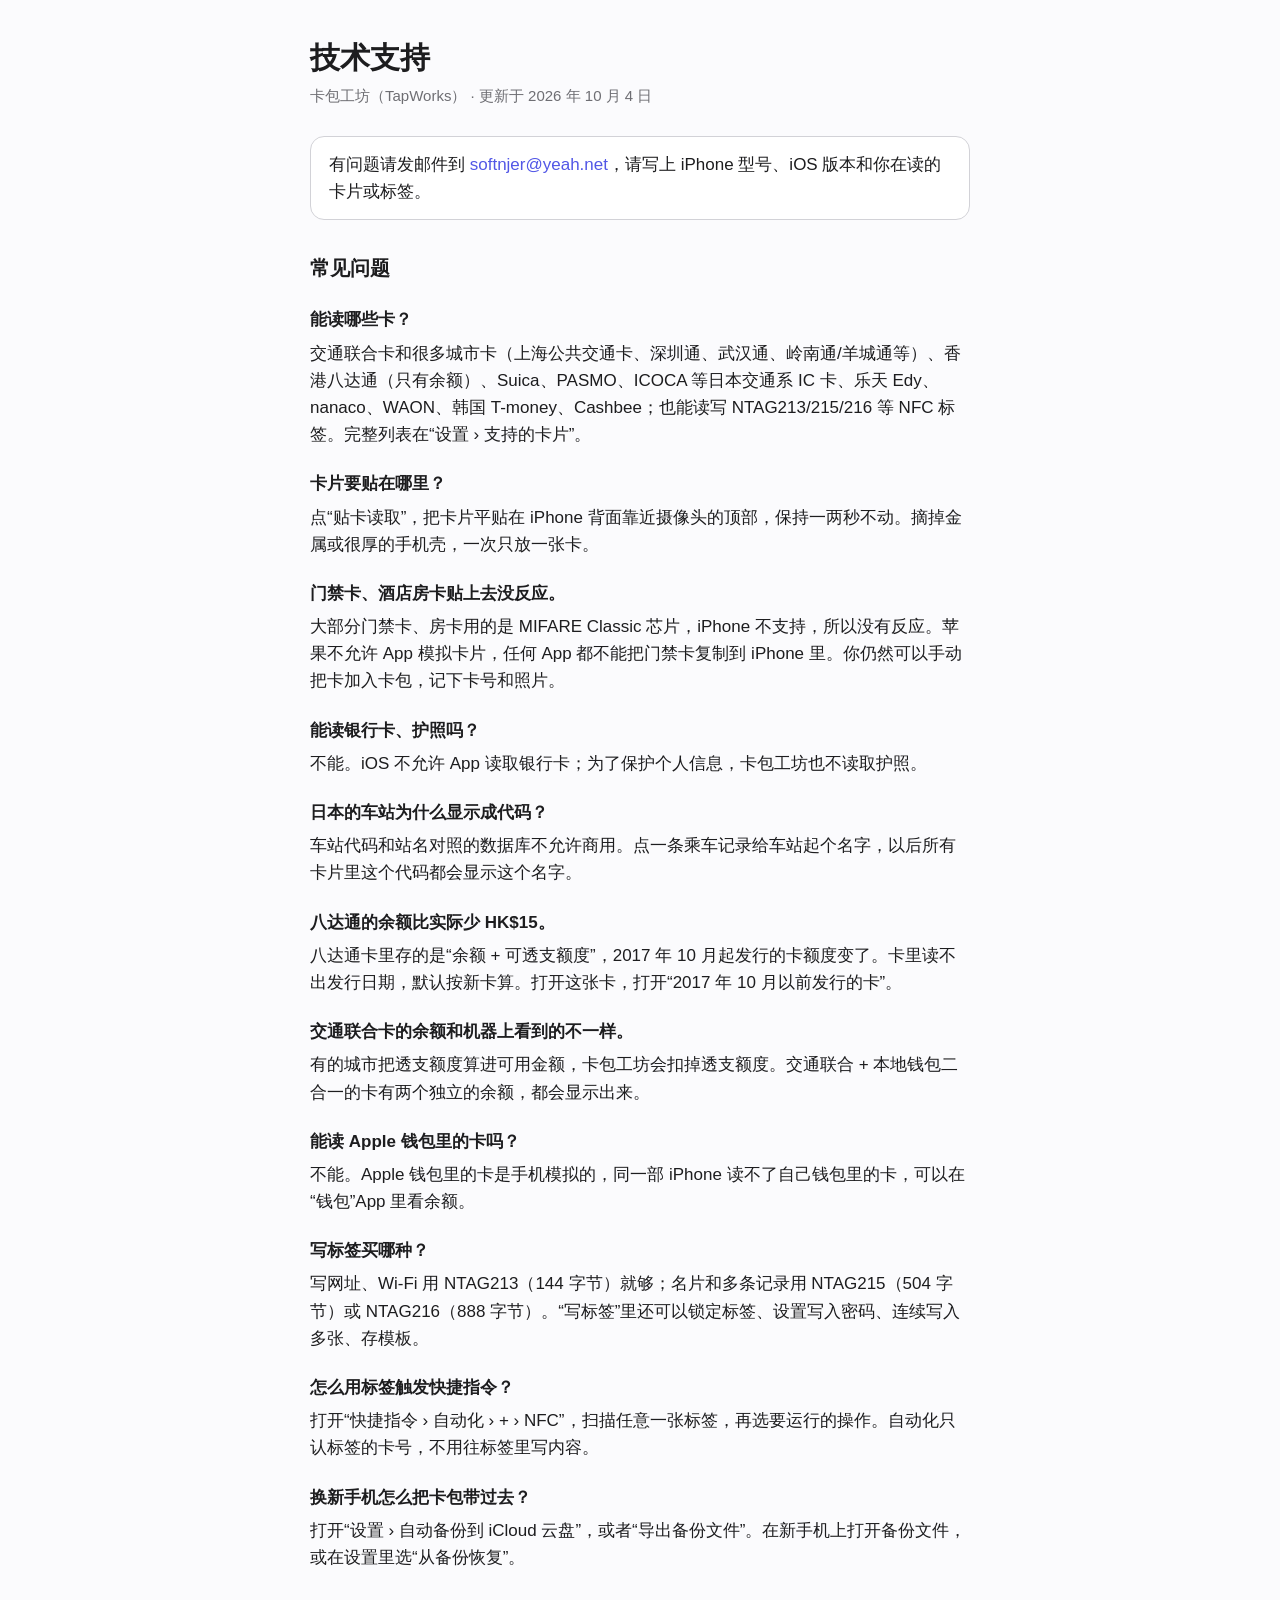
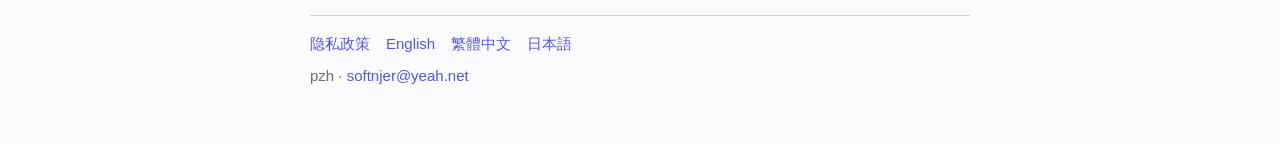
<file: support/zh-Hans.html>
<!doctype html>
<html lang="zh-Hans">
<head>
<meta charset="utf-8">
<meta name="viewport" content="width=device-width, initial-scale=1">
<title>技术支持 — 卡包工坊（TapWorks）</title>
<link rel="stylesheet" href="../style.css">
</head>
<body>
<main>
<header><h1>技术支持</h1></header>
<p class="meta">卡包工坊（TapWorks） · 更新于 2026 年 10 月 4 日</p>
<p class="short">有问题请发邮件到 <a href="mailto:softnjer@yeah.net">softnjer@yeah.net</a>，请写上 iPhone 型号、iOS 版本和你在读的卡片或标签。</p>
<h2>常见问题</h2>
<h3>能读哪些卡？</h3>
<p>交通联合卡和很多城市卡（上海公共交通卡、深圳通、武汉通、岭南通/羊城通等）、香港八达通（只有余额）、Suica、PASMO、ICOCA 等日本交通系 IC 卡、乐天 Edy、nanaco、WAON、韩国 T-money、Cashbee；也能读写 NTAG213/215/216 等 NFC 标签。完整列表在“设置 › 支持的卡片”。</p>
<h3>卡片要贴在哪里？</h3>
<p>点“贴卡读取”，把卡片平贴在 iPhone 背面靠近摄像头的顶部，保持一两秒不动。摘掉金属或很厚的手机壳，一次只放一张卡。</p>
<h3>门禁卡、酒店房卡贴上去没反应。</h3>
<p>大部分门禁卡、房卡用的是 MIFARE Classic 芯片，iPhone 不支持，所以没有反应。苹果不允许 App 模拟卡片，任何 App 都不能把门禁卡复制到 iPhone 里。你仍然可以手动把卡加入卡包，记下卡号和照片。</p>
<h3>能读银行卡、护照吗？</h3>
<p>不能。iOS 不允许 App 读取银行卡；为了保护个人信息，卡包工坊也不读取护照。</p>
<h3>日本的车站为什么显示成代码？</h3>
<p>车站代码和站名对照的数据库不允许商用。点一条乘车记录给车站起个名字，以后所有卡片里这个代码都会显示这个名字。</p>
<h3>八达通的余额比实际少 HK$15。</h3>
<p>八达通卡里存的是“余额 + 可透支额度”，2017 年 10 月起发行的卡额度变了。卡里读不出发行日期，默认按新卡算。打开这张卡，打开“2017 年 10 月以前发行的卡”。</p>
<h3>交通联合卡的余额和机器上看到的不一样。</h3>
<p>有的城市把透支额度算进可用金额，卡包工坊会扣掉透支额度。交通联合 + 本地钱包二合一的卡有两个独立的余额，都会显示出来。</p>
<h3>能读 Apple 钱包里的卡吗？</h3>
<p>不能。Apple 钱包里的卡是手机模拟的，同一部 iPhone 读不了自己钱包里的卡，可以在“钱包”App 里看余额。</p>
<h3>写标签买哪种？</h3>
<p>写网址、Wi-Fi 用 NTAG213（144 字节）就够；名片和多条记录用 NTAG215（504 字节）或 NTAG216（888 字节）。“写标签”里还可以锁定标签、设置写入密码、连续写入多张、存模板。</p>
<h3>怎么用标签触发快捷指令？</h3>
<p>打开“快捷指令 › 自动化 › + › NFC”，扫描任意一张标签，再选要运行的操作。自动化只认标签的卡号，不用往标签里写内容。</p>
<h3>换新手机怎么把卡包带过去？</h3>
<p>打开“设置 › 自动备份到 iCloud 云盘”，或者“导出备份文件”。在新手机上打开备份文件，或在设置里选“从备份恢复”。</p>
<footer>
<nav><a href="../privacy/zh-Hans.html">隐私政策</a> <a href="en.html" lang="en">English</a> <a href="zh-Hant.html" lang="zh-Hant">繁體中文</a> <a href="ja.html" lang="ja">日本語</a></nav>
<div>pzh · <a href="mailto:softnjer@yeah.net">softnjer@yeah.net</a></div>
</footer>
</main>
</body>
</html>
</file>
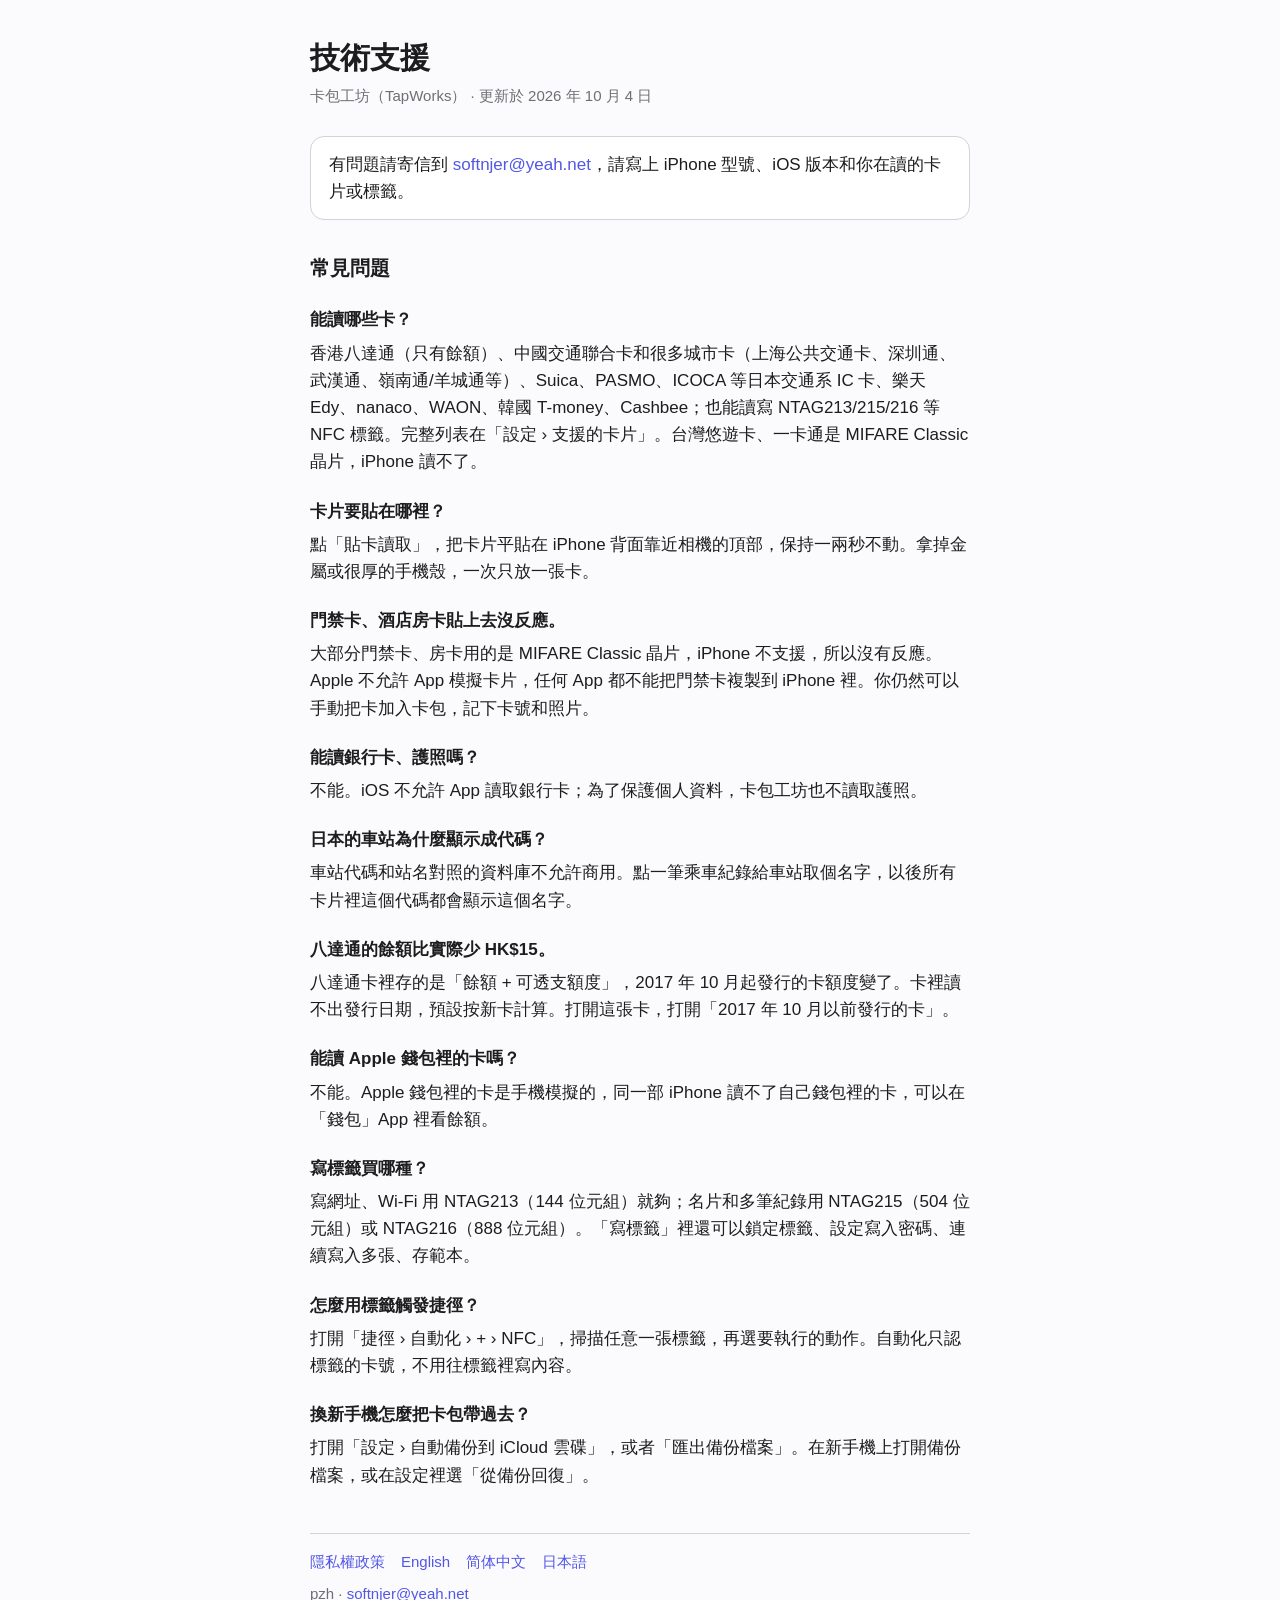
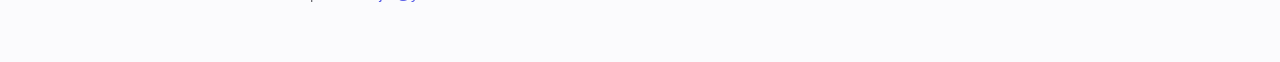
<file: support/zh-Hant.html>
<!doctype html>
<html lang="zh-Hant">
<head>
<meta charset="utf-8">
<meta name="viewport" content="width=device-width, initial-scale=1">
<title>技術支援 — 卡包工坊（TapWorks）</title>
<link rel="stylesheet" href="../style.css">
</head>
<body>
<main>
<header><h1>技術支援</h1></header>
<p class="meta">卡包工坊（TapWorks） · 更新於 2026 年 10 月 4 日</p>
<p class="short">有問題請寄信到 <a href="mailto:softnjer@yeah.net">softnjer@yeah.net</a>，請寫上 iPhone 型號、iOS 版本和你在讀的卡片或標籤。</p>
<h2>常見問題</h2>
<h3>能讀哪些卡？</h3>
<p>香港八達通（只有餘額）、中國交通聯合卡和很多城市卡（上海公共交通卡、深圳通、武漢通、嶺南通/羊城通等）、Suica、PASMO、ICOCA 等日本交通系 IC 卡、樂天 Edy、nanaco、WAON、韓國 T-money、Cashbee；也能讀寫 NTAG213/215/216 等 NFC 標籤。完整列表在「設定 › 支援的卡片」。台灣悠遊卡、一卡通是 MIFARE Classic 晶片，iPhone 讀不了。</p>
<h3>卡片要貼在哪裡？</h3>
<p>點「貼卡讀取」，把卡片平貼在 iPhone 背面靠近相機的頂部，保持一兩秒不動。拿掉金屬或很厚的手機殼，一次只放一張卡。</p>
<h3>門禁卡、酒店房卡貼上去沒反應。</h3>
<p>大部分門禁卡、房卡用的是 MIFARE Classic 晶片，iPhone 不支援，所以沒有反應。Apple 不允許 App 模擬卡片，任何 App 都不能把門禁卡複製到 iPhone 裡。你仍然可以手動把卡加入卡包，記下卡號和照片。</p>
<h3>能讀銀行卡、護照嗎？</h3>
<p>不能。iOS 不允許 App 讀取銀行卡；為了保護個人資料，卡包工坊也不讀取護照。</p>
<h3>日本的車站為什麼顯示成代碼？</h3>
<p>車站代碼和站名對照的資料庫不允許商用。點一筆乘車紀錄給車站取個名字，以後所有卡片裡這個代碼都會顯示這個名字。</p>
<h3>八達通的餘額比實際少 HK$15。</h3>
<p>八達通卡裡存的是「餘額 + 可透支額度」，2017 年 10 月起發行的卡額度變了。卡裡讀不出發行日期，預設按新卡計算。打開這張卡，打開「2017 年 10 月以前發行的卡」。</p>
<h3>能讀 Apple 錢包裡的卡嗎？</h3>
<p>不能。Apple 錢包裡的卡是手機模擬的，同一部 iPhone 讀不了自己錢包裡的卡，可以在「錢包」App 裡看餘額。</p>
<h3>寫標籤買哪種？</h3>
<p>寫網址、Wi-Fi 用 NTAG213（144 位元組）就夠；名片和多筆紀錄用 NTAG215（504 位元組）或 NTAG216（888 位元組）。「寫標籤」裡還可以鎖定標籤、設定寫入密碼、連續寫入多張、存範本。</p>
<h3>怎麼用標籤觸發捷徑？</h3>
<p>打開「捷徑 › 自動化 › + › NFC」，掃描任意一張標籤，再選要執行的動作。自動化只認標籤的卡號，不用往標籤裡寫內容。</p>
<h3>換新手機怎麼把卡包帶過去？</h3>
<p>打開「設定 › 自動備份到 iCloud 雲碟」，或者「匯出備份檔案」。在新手機上打開備份檔案，或在設定裡選「從備份回復」。</p>
<footer>
<nav><a href="../privacy/zh-Hant.html">隱私權政策</a> <a href="en.html" lang="en">English</a> <a href="zh-Hans.html" lang="zh-Hans">简体中文</a> <a href="ja.html" lang="ja">日本語</a></nav>
<div>pzh · <a href="mailto:softnjer@yeah.net">softnjer@yeah.net</a></div>
</footer>
</main>
</body>
</html>
</file>
<file: style.css>
:root { color-scheme: light dark; --bg:#fbfbfd; --fg:#1d1d1f; --muted:#6e6e73; --line:#d2d2d7; --accent:#5257e6; --card:#ffffff; }
@media (prefers-color-scheme: dark) { :root { --bg:#111113; --fg:#f5f5f7; --muted:#a1a1a6; --line:#3a3a3c; --accent:#7e8aff; --card:#1c1c1e; } }
* { box-sizing: border-box; }
body { margin:0; background:var(--bg); color:var(--fg); font:17px/1.6 -apple-system, BlinkMacSystemFont, "Helvetica Neue", "PingFang SC", "Hiragino Sans", sans-serif; }
main { max-width: 700px; margin: 0 auto; padding: 40px 20px 56px; }
header { display:flex; align-items:center; gap:14px; margin-bottom: 8px; }
h1 { font-size: 30px; line-height:1.2; margin: 0; }
.meta { color: var(--muted); font-size: 15px; margin: 4px 0 28px; }
h2 { font-size: 20px; margin: 32px 0 8px; }
h3 { font-size: 17px; margin: 22px 0 4px; }
p, li { margin: 6px 0; }
ul { padding-left: 1.2em; }
.short { background: var(--card); border: 1px solid var(--line); border-radius: 14px; padding: 14px 18px; }
a { color: var(--accent); text-decoration: none; }
a:hover { text-decoration: underline; }
footer { margin-top: 44px; padding-top: 16px; border-top: 1px solid var(--line); color: var(--muted); font-size: 15px; }
footer nav { display:flex; flex-wrap:wrap; gap: 6px 16px; margin-bottom: 8px; }
</file>
